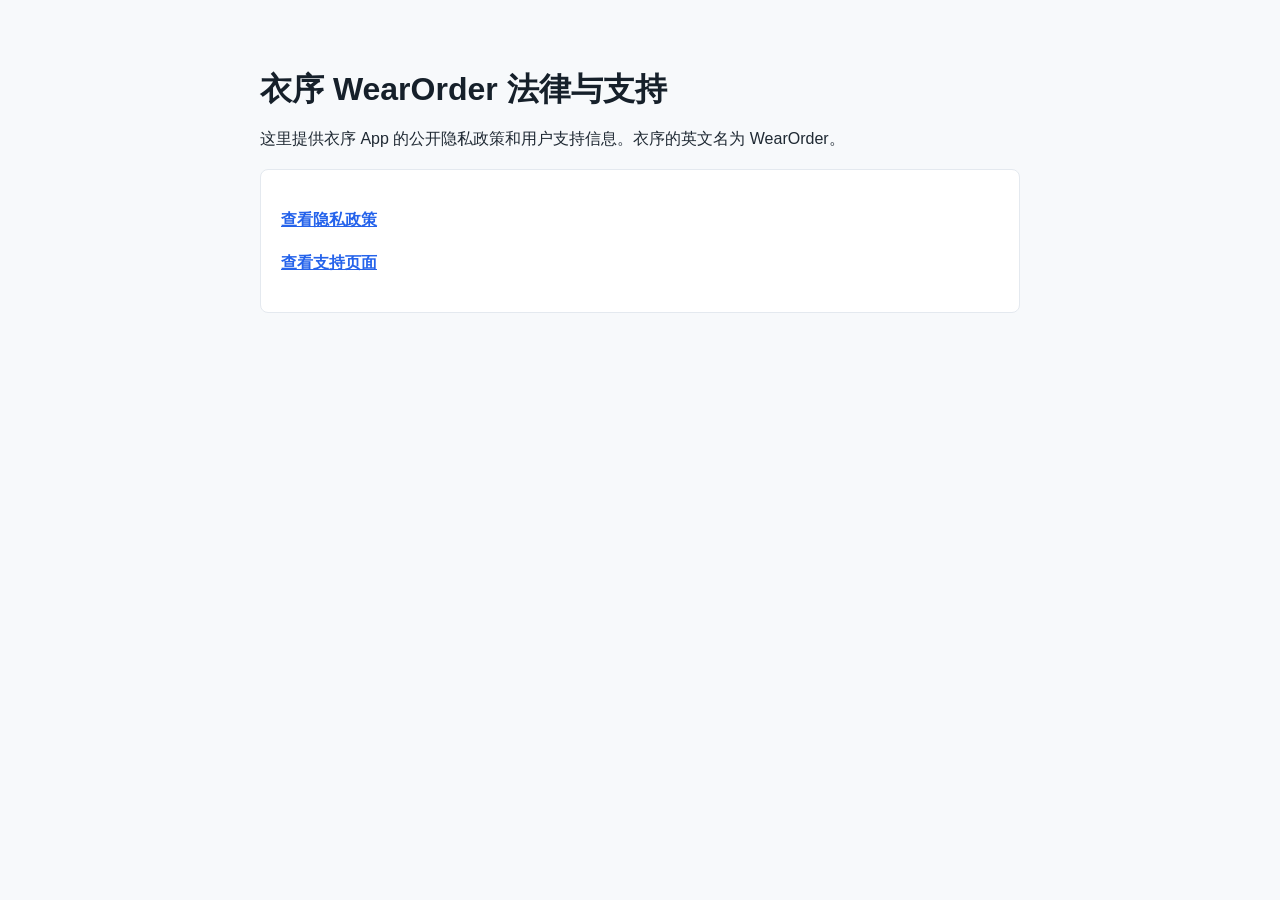
<file: docs/index.html>
<!doctype html>
<html lang="zh-Hans">
<head>
  <meta charset="utf-8">
  <meta name="viewport" content="width=device-width, initial-scale=1">
  <title>衣序 WearOrder 法律与支持</title>
  <style>
    body {
      margin: 0;
      font-family: -apple-system, BlinkMacSystemFont, "Segoe UI", sans-serif;
      color: #1f2933;
      background: #f7f9fb;
      line-height: 1.7;
    }
    main {
      max-width: 760px;
      margin: 0 auto;
      padding: 48px 20px;
    }
    h1 {
      color: #16202a;
      font-size: 32px;
      line-height: 1.25;
      margin-bottom: 8px;
    }
    section {
      background: #ffffff;
      border: 1px solid #e4e9ef;
      border-radius: 8px;
      padding: 20px;
      margin: 16px 0;
    }
    a {
      color: #2563eb;
      font-weight: 600;
    }
  </style>
</head>
<body>
  <main>
    <h1>衣序 WearOrder 法律与支持</h1>
    <p>这里提供衣序 App 的公开隐私政策和用户支持信息。衣序的英文名为 WearOrder。</p>

    <section>
      <p><a href="./privacy-policy.html">查看隐私政策</a></p>
      <p><a href="./support.html">查看支持页面</a></p>
    </section>
  </main>
</body>
</html>
</file>
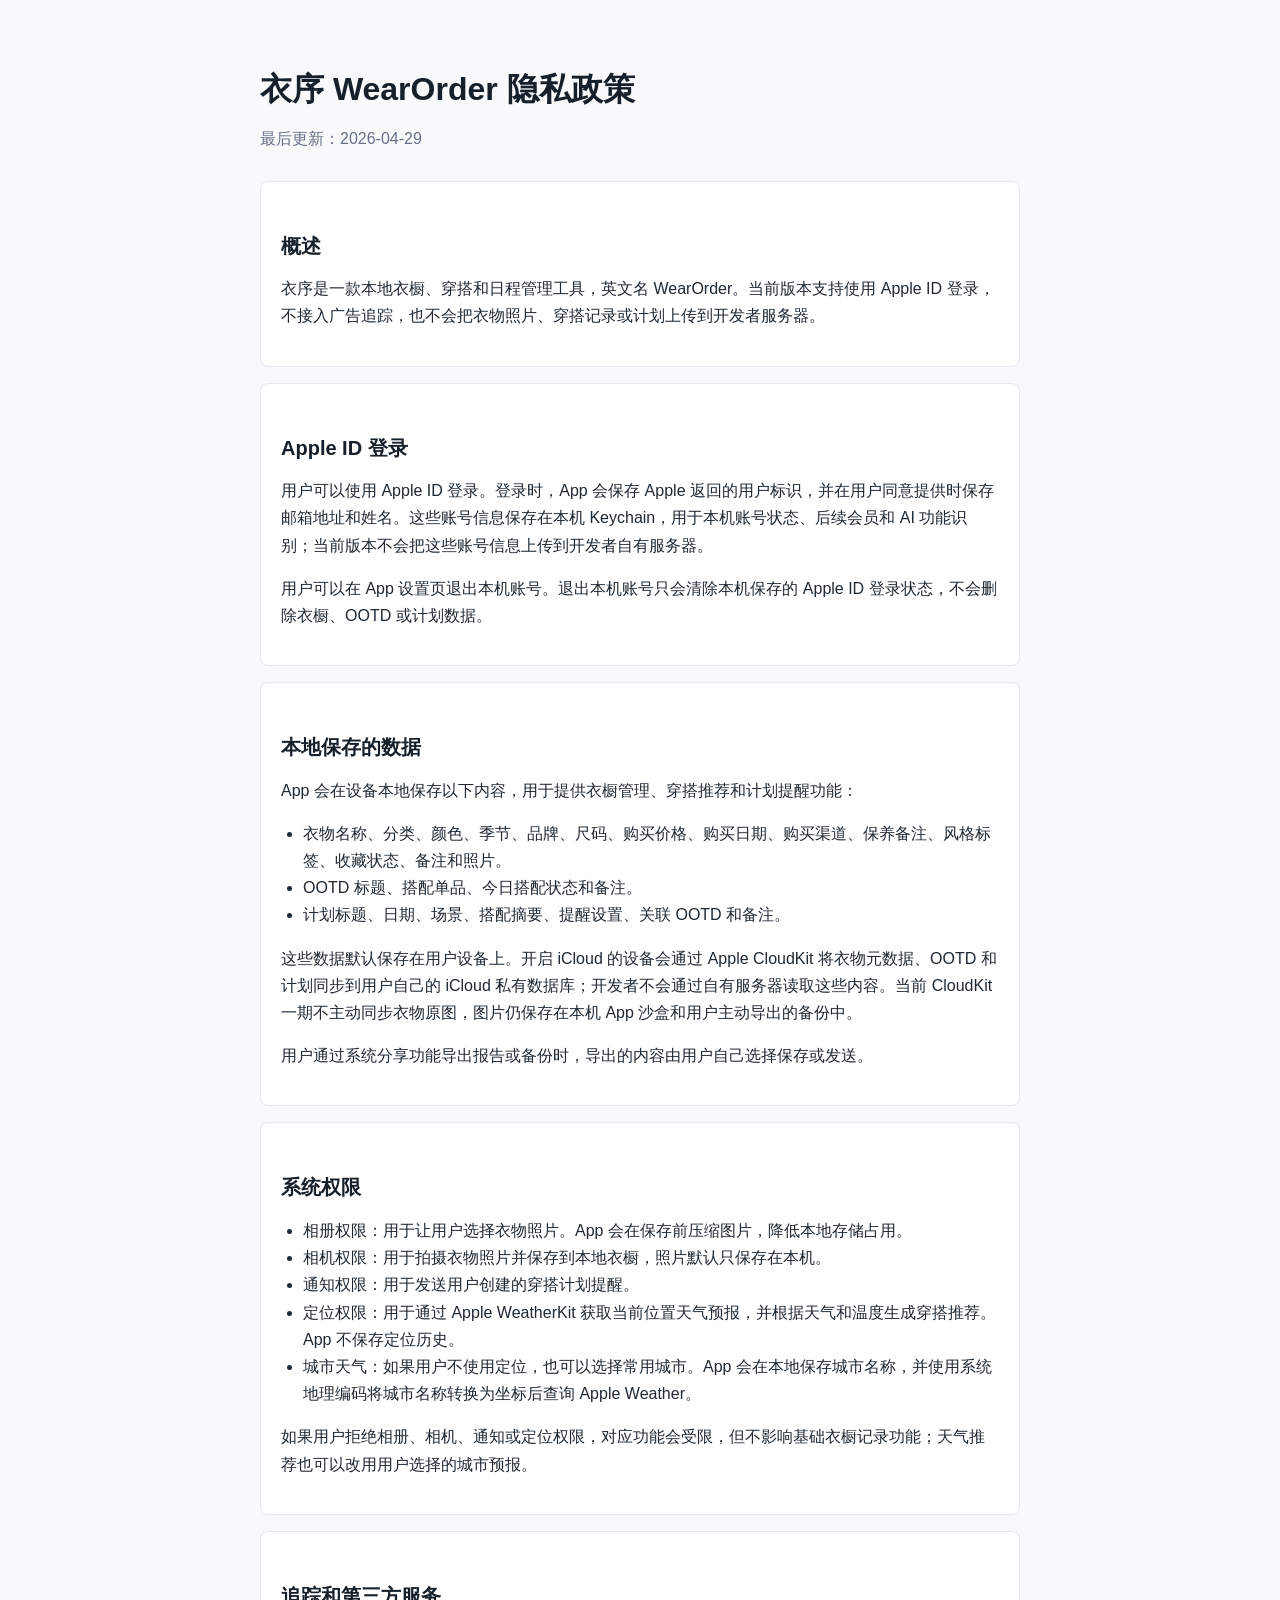
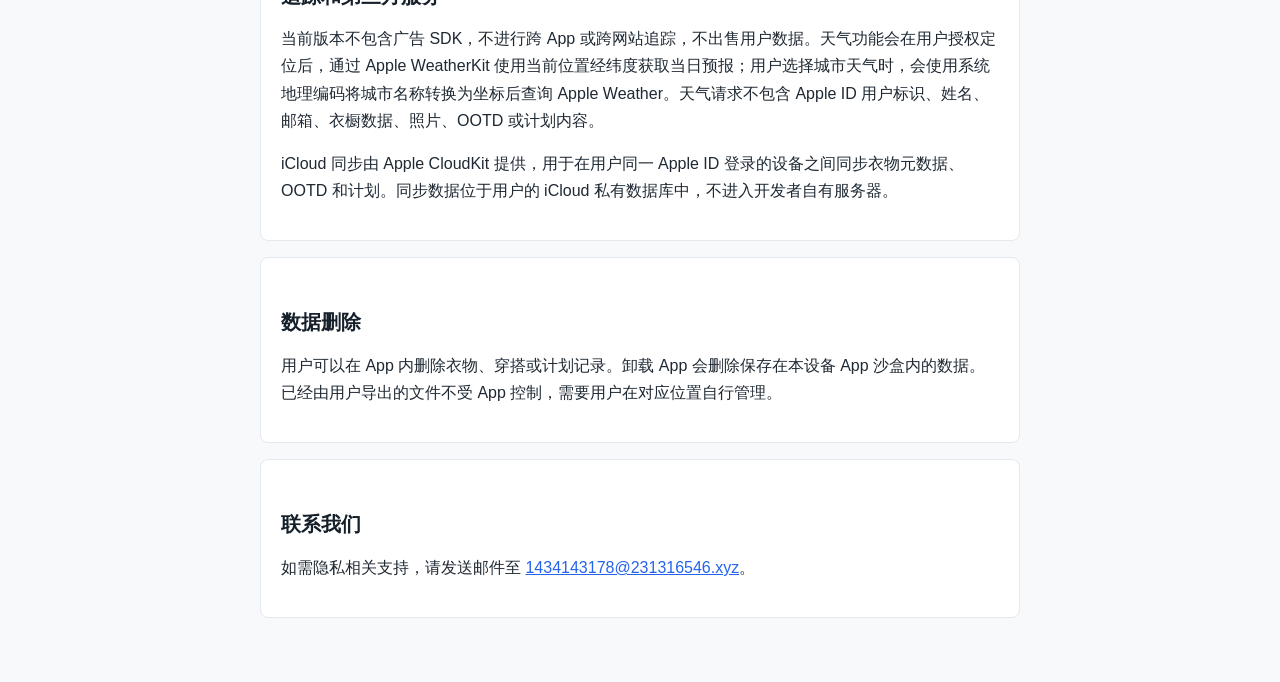
<file: docs/privacy-policy.html>
<!doctype html>
<html lang="zh-Hans">
<head>
  <meta charset="utf-8">
  <meta name="viewport" content="width=device-width, initial-scale=1">
  <title>衣序 WearOrder 隐私政策</title>
  <style>
    body {
      margin: 0;
      font-family: -apple-system, BlinkMacSystemFont, "Segoe UI", sans-serif;
      color: #1f2933;
      background: #f7f9fb;
      line-height: 1.7;
    }
    main {
      max-width: 760px;
      margin: 0 auto;
      padding: 48px 20px;
    }
    h1, h2 {
      color: #16202a;
      line-height: 1.25;
    }
    h1 {
      font-size: 32px;
      margin-bottom: 8px;
    }
    h2 {
      font-size: 20px;
      margin-top: 32px;
    }
    .updated {
      color: #667085;
      margin-bottom: 28px;
    }
    section {
      background: #ffffff;
      border: 1px solid #e4e9ef;
      border-radius: 8px;
      padding: 20px;
      margin: 16px 0;
    }
    ul {
      padding-left: 22px;
    }
    a {
      color: #2563eb;
    }
  </style>
</head>
<body>
  <main>
    <h1>衣序 WearOrder 隐私政策</h1>
    <p class="updated">最后更新：2026-04-29</p>

    <section>
      <h2>概述</h2>
      <p>衣序是一款本地衣橱、穿搭和日程管理工具，英文名 WearOrder。当前版本支持使用 Apple ID 登录，不接入广告追踪，也不会把衣物照片、穿搭记录或计划上传到开发者服务器。</p>
    </section>

    <section>
      <h2>Apple ID 登录</h2>
      <p>用户可以使用 Apple ID 登录。登录时，App 会保存 Apple 返回的用户标识，并在用户同意提供时保存邮箱地址和姓名。这些账号信息保存在本机 Keychain，用于本机账号状态、后续会员和 AI 功能识别；当前版本不会把这些账号信息上传到开发者自有服务器。</p>
      <p>用户可以在 App 设置页退出本机账号。退出本机账号只会清除本机保存的 Apple ID 登录状态，不会删除衣橱、OOTD 或计划数据。</p>
    </section>

    <section>
      <h2>本地保存的数据</h2>
      <p>App 会在设备本地保存以下内容，用于提供衣橱管理、穿搭推荐和计划提醒功能：</p>
      <ul>
        <li>衣物名称、分类、颜色、季节、品牌、尺码、购买价格、购买日期、购买渠道、保养备注、风格标签、收藏状态、备注和照片。</li>
        <li>OOTD 标题、搭配单品、今日搭配状态和备注。</li>
        <li>计划标题、日期、场景、搭配摘要、提醒设置、关联 OOTD 和备注。</li>
      </ul>
      <p>这些数据默认保存在用户设备上。开启 iCloud 的设备会通过 Apple CloudKit 将衣物元数据、OOTD 和计划同步到用户自己的 iCloud 私有数据库；开发者不会通过自有服务器读取这些内容。当前 CloudKit 一期不主动同步衣物原图，图片仍保存在本机 App 沙盒和用户主动导出的备份中。</p>
      <p>用户通过系统分享功能导出报告或备份时，导出的内容由用户自己选择保存或发送。</p>
    </section>

    <section>
      <h2>系统权限</h2>
      <ul>
        <li>相册权限：用于让用户选择衣物照片。App 会在保存前压缩图片，降低本地存储占用。</li>
        <li>相机权限：用于拍摄衣物照片并保存到本地衣橱，照片默认只保存在本机。</li>
        <li>通知权限：用于发送用户创建的穿搭计划提醒。</li>
        <li>定位权限：用于通过 Apple WeatherKit 获取当前位置天气预报，并根据天气和温度生成穿搭推荐。App 不保存定位历史。</li>
        <li>城市天气：如果用户不使用定位，也可以选择常用城市。App 会在本地保存城市名称，并使用系统地理编码将城市名称转换为坐标后查询 Apple Weather。</li>
      </ul>
      <p>如果用户拒绝相册、相机、通知或定位权限，对应功能会受限，但不影响基础衣橱记录功能；天气推荐也可以改用用户选择的城市预报。</p>
    </section>

    <section>
      <h2>追踪和第三方服务</h2>
      <p>当前版本不包含广告 SDK，不进行跨 App 或跨网站追踪，不出售用户数据。天气功能会在用户授权定位后，通过 Apple WeatherKit 使用当前位置经纬度获取当日预报；用户选择城市天气时，会使用系统地理编码将城市名称转换为坐标后查询 Apple Weather。天气请求不包含 Apple ID 用户标识、姓名、邮箱、衣橱数据、照片、OOTD 或计划内容。</p>
      <p>iCloud 同步由 Apple CloudKit 提供，用于在用户同一 Apple ID 登录的设备之间同步衣物元数据、OOTD 和计划。同步数据位于用户的 iCloud 私有数据库中，不进入开发者自有服务器。</p>
    </section>

    <section>
      <h2>数据删除</h2>
      <p>用户可以在 App 内删除衣物、穿搭或计划记录。卸载 App 会删除保存在本设备 App 沙盒内的数据。已经由用户导出的文件不受 App 控制，需要用户在对应位置自行管理。</p>
    </section>

    <section>
      <h2>联系我们</h2>
      <p>如需隐私相关支持，请发送邮件至 <a href="mailto:1434143178@231316546.xyz">1434143178@231316546.xyz</a>。</p>
    </section>
  </main>
</body>
</html>
</file>
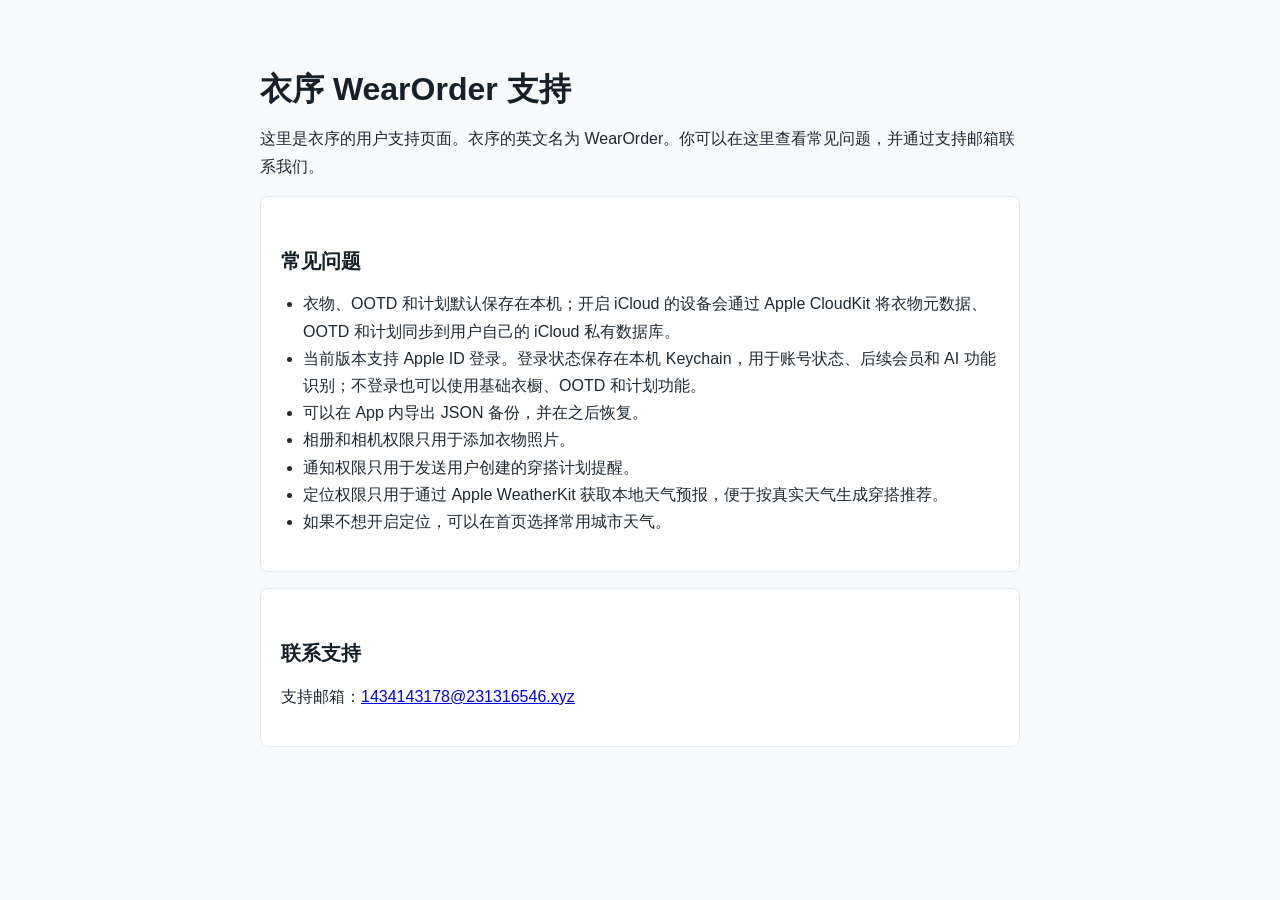
<file: docs/support.html>
<!doctype html>
<html lang="zh-Hans">
<head>
  <meta charset="utf-8">
  <meta name="viewport" content="width=device-width, initial-scale=1">
  <title>衣序 WearOrder 支持</title>
  <style>
    body {
      margin: 0;
      font-family: -apple-system, BlinkMacSystemFont, "Segoe UI", sans-serif;
      color: #1f2933;
      background: #f7f9fb;
      line-height: 1.7;
    }
    main {
      max-width: 760px;
      margin: 0 auto;
      padding: 48px 20px;
    }
    h1, h2 {
      color: #16202a;
      line-height: 1.25;
    }
    h1 {
      font-size: 32px;
      margin-bottom: 8px;
    }
    h2 {
      font-size: 20px;
      margin-top: 32px;
    }
    section {
      background: #ffffff;
      border: 1px solid #e4e9ef;
      border-radius: 8px;
      padding: 20px;
      margin: 16px 0;
    }
    ul {
      padding-left: 22px;
    }
  </style>
</head>
<body>
  <main>
    <h1>衣序 WearOrder 支持</h1>
    <p>这里是衣序的用户支持页面。衣序的英文名为 WearOrder。你可以在这里查看常见问题，并通过支持邮箱联系我们。</p>

    <section>
      <h2>常见问题</h2>
      <ul>
        <li>衣物、OOTD 和计划默认保存在本机；开启 iCloud 的设备会通过 Apple CloudKit 将衣物元数据、OOTD 和计划同步到用户自己的 iCloud 私有数据库。</li>
        <li>当前版本支持 Apple ID 登录。登录状态保存在本机 Keychain，用于账号状态、后续会员和 AI 功能识别；不登录也可以使用基础衣橱、OOTD 和计划功能。</li>
        <li>可以在 App 内导出 JSON 备份，并在之后恢复。</li>
        <li>相册和相机权限只用于添加衣物照片。</li>
        <li>通知权限只用于发送用户创建的穿搭计划提醒。</li>
        <li>定位权限只用于通过 Apple WeatherKit 获取本地天气预报，便于按真实天气生成穿搭推荐。</li>
        <li>如果不想开启定位，可以在首页选择常用城市天气。</li>
      </ul>
    </section>

    <section>
      <h2>联系支持</h2>
      <p>支持邮箱：<a href="mailto:1434143178@231316546.xyz">1434143178@231316546.xyz</a></p>
    </section>
  </main>
</body>
</html>
</file>
